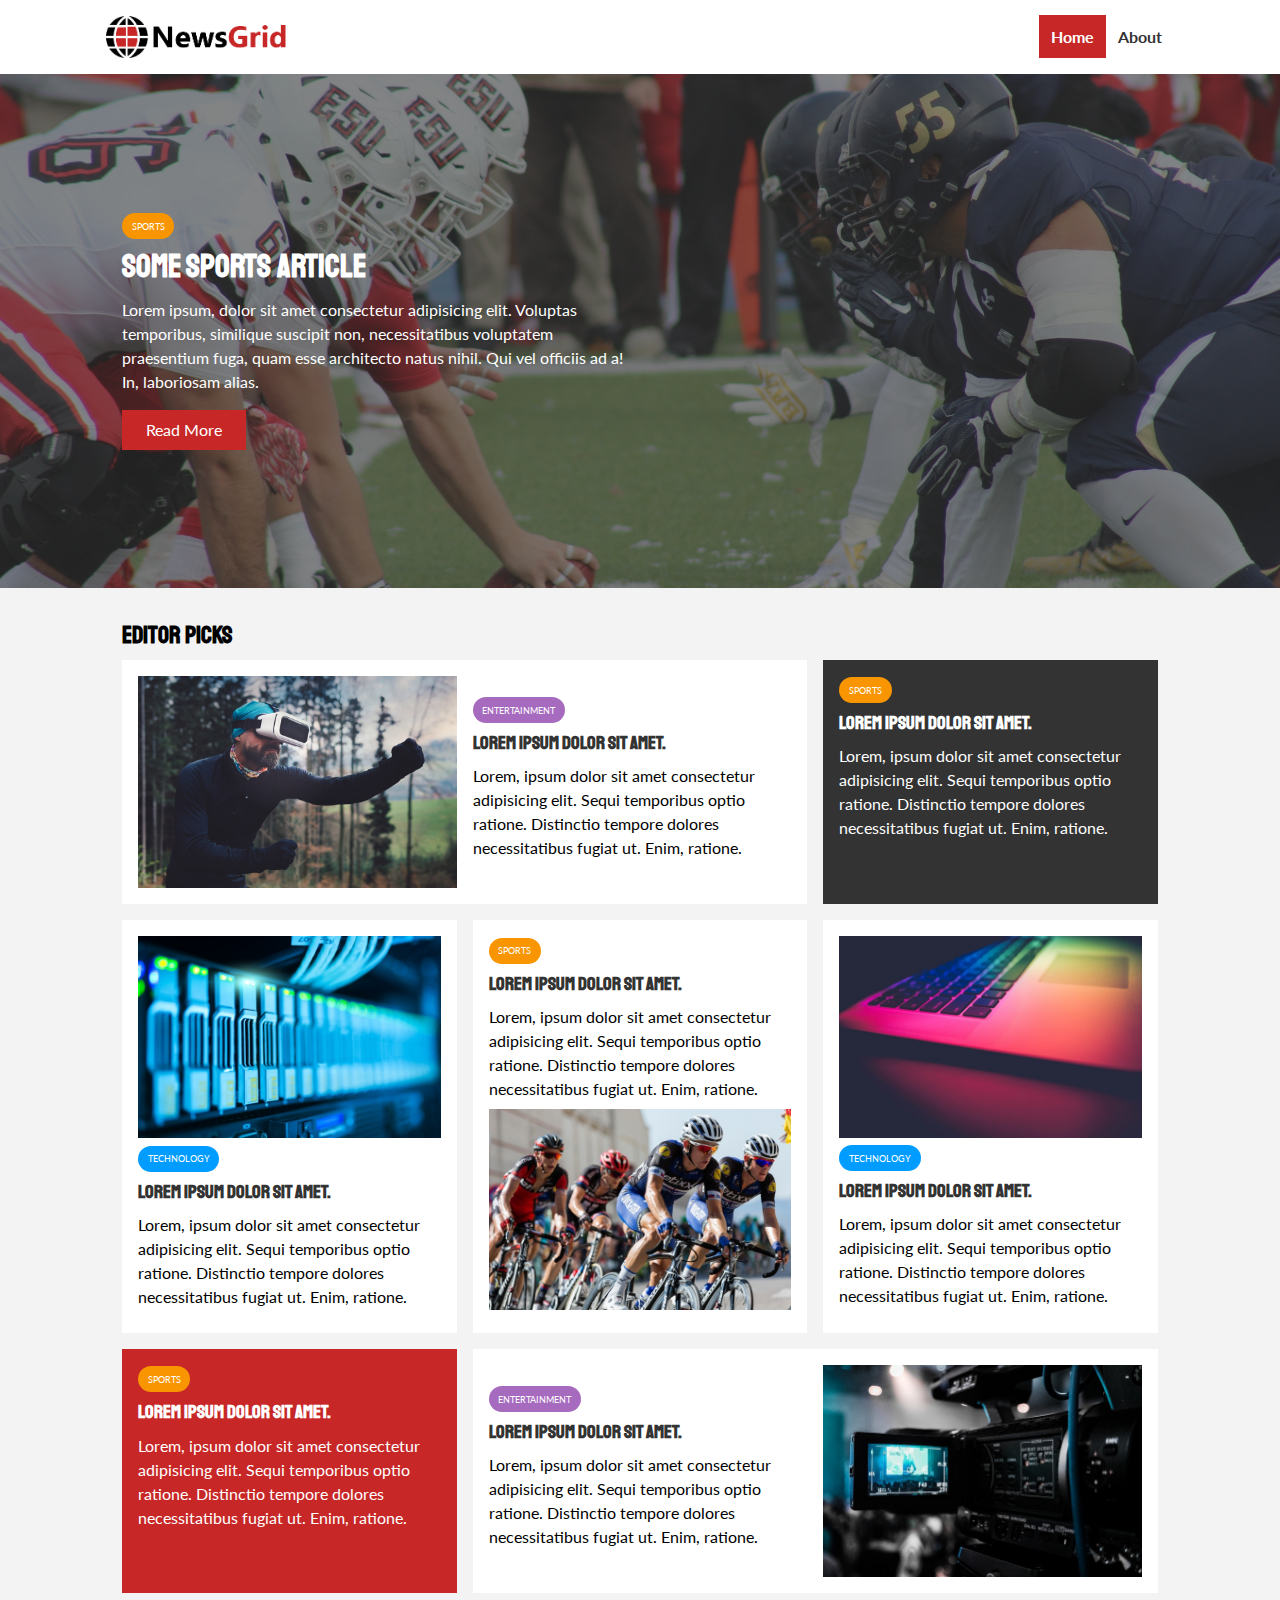
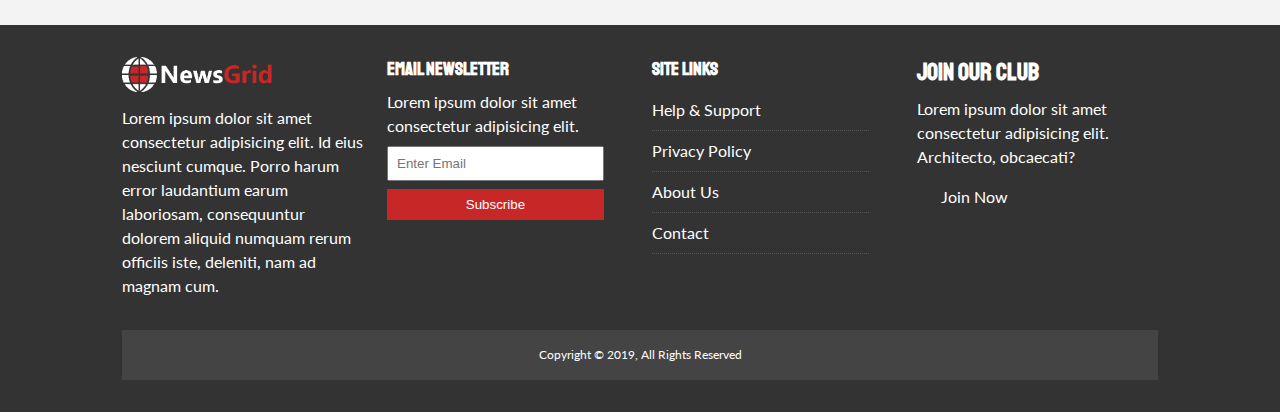
<file: index.html>
<!DOCTYPE html>
<html lang="en">
<head>
  <meta charset="UTF-8">
  <meta name="viewport" content="width=device-width, initial-scale=1.0">
  <link rel="stylesheet" href="https://use.fontawesome.com/releases/v5.6.1/css/all.css" integrity="sha384-gfdkjb5BdAXd+lj+gudLWI+BXq4IuLW5IT+brZEZsLFm++aCMlF1V92rMkPaX4PP" crossorigin="anonymous">
  <link href="https://fonts.googleapis.com/css2?family=Lato&family=Staatliches&display=swap" rel="stylesheet"> 
  <link rel="stylesheet" href="./css/style.css">
  <link rel="stylesheet" media="screen and (max-width: 768px)" href="./css/mobile.css">
  <link rel="shortcut icon" type="image/x-icon" href="favicon.ico">
  <title>NewsGrid | Latest News</title>
</head>
<body>
  <nav id="main-nav">
    <div class="container">
      <img src="img/logo.png" alt="NewsGrid" class="logo">
      <div class="social">
        <a href="http://facebook.com" target="_blank"><i class="fab fa-facebook fa-2x"></i></a>
        <a href="http://twitter.com" target="_blank"><i class="fab fa-twitter fa-2x"></i></a>
        <a href="http://instagram.com" target="_blank"><i class="fab fa-instagram fa-2x"></i></a>
        <a href="http://youtube.com" target="_blank"><i class="fab fa-youtube fa-2x"></i></a>
      </div>
      <ul>
        <li><a class="current" href="index.html">Home</a></li>
        <li><a href="about.html">About</a></li>
      </ul>
    </div>
  </nav>

  <!-- Showcase -->
  <header id="showcase">
    <div class="container">
      <div class="showcase-container">
        <div class="showcase-content">
          <div class="category category-sports">Sports</div>
          <h1>Some Sports Article</h1>
          <p>Lorem ipsum, dolor sit amet consectetur adipisicing elit. Voluptas temporibus, similique suscipit non, necessitatibus voluptatem praesentium fuga, quam esse architecto natus nihil. Qui vel officiis ad a! In, laboriosam alias.</p>
          <a href="article.html" class="btn btn-primary">Read More</a>
        </div>
      </div>
    </div>
  </header>
  
  <!-- Home Articles -->
  <section id="home-articles" class="py-2">
    <div class="container">
      <h2>Editor Picks</h2>
      <div class="articles-container">
        <article class="card">
          <img src="img/articles/ent1.jpg" alt="">
          <div>
            <div class="category category-ent">Entertainment</div>
            <h3>
              <a href="article.html">Lorem ipsum dolor sit amet.</a>
            </h3>
            <p>Lorem, ipsum dolor sit amet consectetur adipisicing elit. Sequi temporibus optio ratione. Distinctio tempore dolores necessitatibus fugiat ut. Enim, ratione.</p>
          </div>
        </article>
        <article class="card bg-dark">
            <div class="category category-sports">Sports</div>
            <h3>
              <a href="article.html">Lorem ipsum dolor sit amet.</a>
            </h3>
            <p>Lorem, ipsum dolor sit amet consectetur adipisicing elit. Sequi temporibus optio ratione. Distinctio tempore dolores necessitatibus fugiat ut. Enim, ratione.</p>
        </article>
        <article class="card">
          <img src="img/articles/tech1.jpg" alt="">
          <div class="category category-tech">Technology</div>
          <h3>
            <a href="article.html">Lorem ipsum dolor sit amet.</a>
          </h3>
          <p>Lorem, ipsum dolor sit amet consectetur adipisicing elit. Sequi temporibus optio ratione. Distinctio tempore dolores necessitatibus fugiat ut. Enim, ratione.</p>
        </article>
        <article class="card">
          <div class="category category-sports">Sports</div>
          <h3>
            <a href="article.html">Lorem ipsum dolor sit amet.</a>
          </h3>
          <p>Lorem, ipsum dolor sit amet consectetur adipisicing elit. Sequi temporibus optio ratione. Distinctio tempore dolores necessitatibus fugiat ut. Enim, ratione.</p>
          <img src="img/articles/sports1.jpg" alt="">
        </article>
        <article class="card">
          <img src="img/articles/tech2.jpg" alt="">
          <div class="category category-tech">Technology</div>
          <h3>
            <a href="article.html">Lorem ipsum dolor sit amet.</a>
          </h3>
          <p>Lorem, ipsum dolor sit amet consectetur adipisicing elit. Sequi temporibus optio ratione. Distinctio tempore dolores necessitatibus fugiat ut. Enim, ratione.</p>
        </article>
        <article class="card bg-primary">
          <div class="category category-sports">Sports</div>
          <h3>
            <a href="article.html">Lorem ipsum dolor sit amet.</a>
          </h3>
          <p>Lorem, ipsum dolor sit amet consectetur adipisicing elit. Sequi temporibus optio ratione. Distinctio tempore dolores necessitatibus fugiat ut. Enim, ratione.</p>
       </article>
       <article class="card">
        <div>
          <div class="category category-ent">Entertainment</div>
          <h3>
            <a href="article.html">Lorem ipsum dolor sit amet.</a>
          </h3>
          <p>Lorem, ipsum dolor sit amet consectetur adipisicing elit. Sequi temporibus optio ratione. Distinctio tempore dolores necessitatibus fugiat ut. Enim, ratione.</p>
        </div>
        <img src="img/articles/ent2.jpg" alt="">
      </article>
      </div>
    </div>
  </section>

  <!-- Footer -->
  <footer id="main-footer" class="py-2">
    <div class="container footer-container">
      <div>
        <img src="/img/logo_light.png" alt="NewsGrid">
        <p>Lorem ipsum dolor sit amet consectetur adipisicing elit. Id eius nesciunt cumque. Porro harum error laudantium earum laboriosam, consequuntur dolorem aliquid numquam rerum officiis iste, deleniti, nam ad magnam cum.</p>
      </div>
      <div>
        <h3>Email Newsletter</h3>
        <p>Lorem ipsum dolor sit amet consectetur adipisicing elit.</p>
        <form>
          <input type="email" placeholder="Enter Email">
          <input type="submit" value="Subscribe" class="btn btn-primary">
        </form>
      </div>
      <div>
        <h3>Site Links</h3>
        <ul class="list">
          <li><a href="#">Help & Support</a></li>
          <li><a href="#">Privacy Policy</a></li>
          <li><a href="#">About Us</a></li>
          <li><a href="#">Contact</a></li>
        </ul>
      </div>
      <div>
        <h2>Join Our Club</h2>
        <p>Lorem ipsum dolor sit amet consectetur adipisicing elit. Architecto, obcaecati?</p>
        <a href="#" class="btn btn-secondary">Join Now</a>
      </div>
      <div>
        <p>Copyright &copy; 2019, All Rights Reserved</p>
      </div>
    </div>
  </footer>
</body>
</html>
</file>
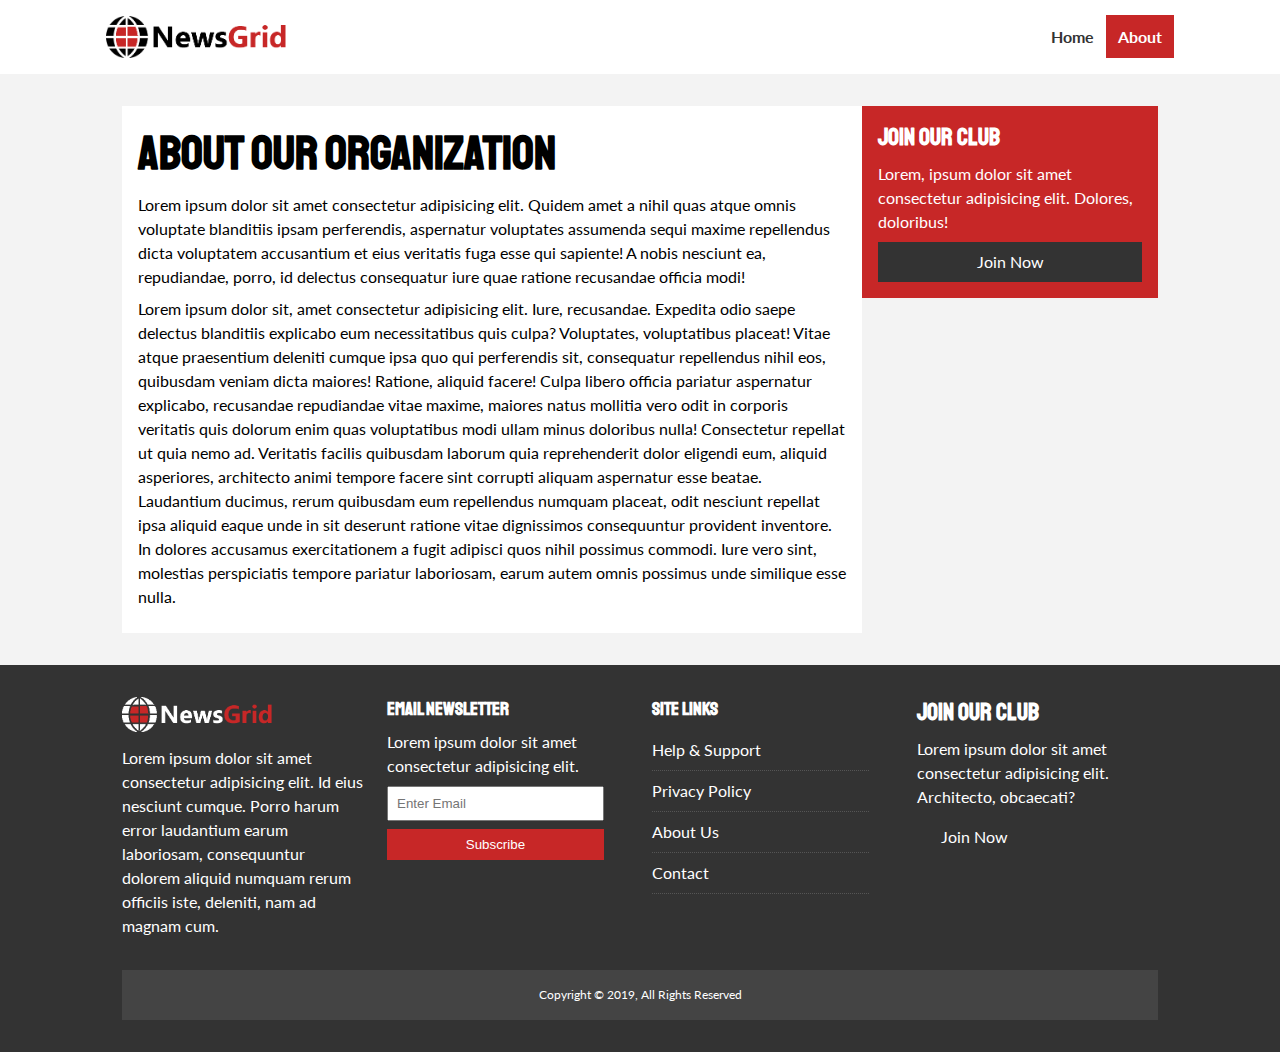
<file: about.html>
<!DOCTYPE html>
<html lang="en">
<head>
  <meta charset="UTF-8">
  <meta name="viewport" content="width=device-width, initial-scale=1.0">
  <link rel="stylesheet" href="https://use.fontawesome.com/releases/v5.6.1/css/all.css" integrity="sha384-gfdkjb5BdAXd+lj+gudLWI+BXq4IuLW5IT+brZEZsLFm++aCMlF1V92rMkPaX4PP" crossorigin="anonymous">
  <link href="https://fonts.googleapis.com/css2?family=Lato&family=Staatliches&display=swap" rel="stylesheet"> 
  <link rel="stylesheet" href="./css/style.css">
  <link rel="stylesheet" media="screen and (max-width: 768px)" href="./css/mobile.css">
  <link rel="shortcut icon" type="image/x-icon" href="favicon.ico">
  <title>NewsGrid | About</title>
</head>
<body>
  <nav id="main-nav">
    <div class="container">
      <img src="img/logo.png" alt="NewsGrid" class="logo">
      <div class="social">
        <a href="http://facebook.com" target="_blank"><i class="fab fa-facebook fa-2x"></i></a>
        <a href="http://twitter.com" target="_blank"><i class="fab fa-twitter fa-2x"></i></a>
        <a href="http://instagram.com" target="_blank"><i class="fab fa-instagram fa-2x"></i></a>
        <a href="http://youtube.com" target="_blank"><i class="fab fa-youtube fa-2x"></i></a>
      </div>
      <ul>
        <li><a href="index.html">Home</a></li>
        <li><a class="current" href="about.html">About</a></li>
      </ul>
    </div>
  </nav>

  <section id="about">
    <div class="container">
      <div class="page-container">
        <article class="card">
          <h1 class="l-heading">About Our Organization</h1>
          <p>Lorem ipsum dolor sit amet consectetur adipisicing elit. Quidem amet a nihil quas atque omnis voluptate blanditiis ipsam perferendis, aspernatur voluptates assumenda sequi maxime repellendus dicta voluptatem accusantium et eius veritatis fuga esse qui sapiente! A nobis nesciunt ea, repudiandae, porro, id delectus consequatur iure quae ratione recusandae officia modi!</p>
          <p>Lorem ipsum dolor sit, amet consectetur adipisicing elit. Iure, recusandae. Expedita odio saepe delectus blanditiis explicabo eum necessitatibus quis culpa? Voluptates, voluptatibus placeat! Vitae atque praesentium deleniti cumque ipsa quo qui perferendis sit, consequatur repellendus nihil eos, quibusdam veniam dicta maiores! Ratione, aliquid facere! Culpa libero officia pariatur aspernatur explicabo, recusandae repudiandae vitae maxime, maiores natus mollitia vero odit in corporis veritatis quis dolorum enim quas voluptatibus modi ullam minus doloribus nulla! Consectetur repellat ut quia nemo ad. Veritatis facilis quibusdam laborum quia reprehenderit dolor eligendi eum, aliquid asperiores, architecto animi tempore facere sint corrupti aliquam aspernatur esse beatae. Laudantium ducimus, rerum quibusdam eum repellendus numquam placeat, odit nesciunt repellat ipsa aliquid eaque unde in sit deserunt ratione vitae dignissimos consequuntur provident inventore. In dolores accusamus exercitationem a fugit adipisci quos nihil possimus commodi. Iure vero sint, molestias perspiciatis tempore pariatur laboriosam, earum autem omnis possimus unde similique esse nulla.</p>
        </article>
        <aside class="card bg-primary">
          <h2>Join Our Club</h2>
          <p>Lorem, ipsum dolor sit amet consectetur adipisicing elit. Dolores, doloribus!</p>
          <a href="#" class="btn btn-dark btn-block">Join Now</a>
        </aside>
      </div>

    </div>
  </section>

  <!-- Footer -->
  <footer id="main-footer" class="py-2">
    <div class="container footer-container">
      <div>
        <img src="/img/logo_light.png" alt="NewsGrid">
        <p>Lorem ipsum dolor sit amet consectetur adipisicing elit. Id eius nesciunt cumque. Porro harum error laudantium earum laboriosam, consequuntur dolorem aliquid numquam rerum officiis iste, deleniti, nam ad magnam cum.</p>
      </div>
      <div>
        <h3>Email Newsletter</h3>
        <p>Lorem ipsum dolor sit amet consectetur adipisicing elit.</p>
        <form>
          <input type="email" placeholder="Enter Email">
          <input type="submit" value="Subscribe" class="btn btn-primary">
        </form>
      </div>
      <div>
        <h3>Site Links</h3>
        <ul class="list">
          <li><a href="#">Help & Support</a></li>
          <li><a href="#">Privacy Policy</a></li>
          <li><a href="#">About Us</a></li>
          <li><a href="#">Contact</a></li>
        </ul>
      </div>
      <div>
        <h2>Join Our Club</h2>
        <p>Lorem ipsum dolor sit amet consectetur adipisicing elit. Architecto, obcaecati?</p>
        <a href="#" class="btn btn-secondary">Join Now</a>
      </div>
      <div>
        <p>Copyright &copy; 2019, All Rights Reserved</p>
      </div>
    </div>
  </footer>
</body>
</html>
</file>
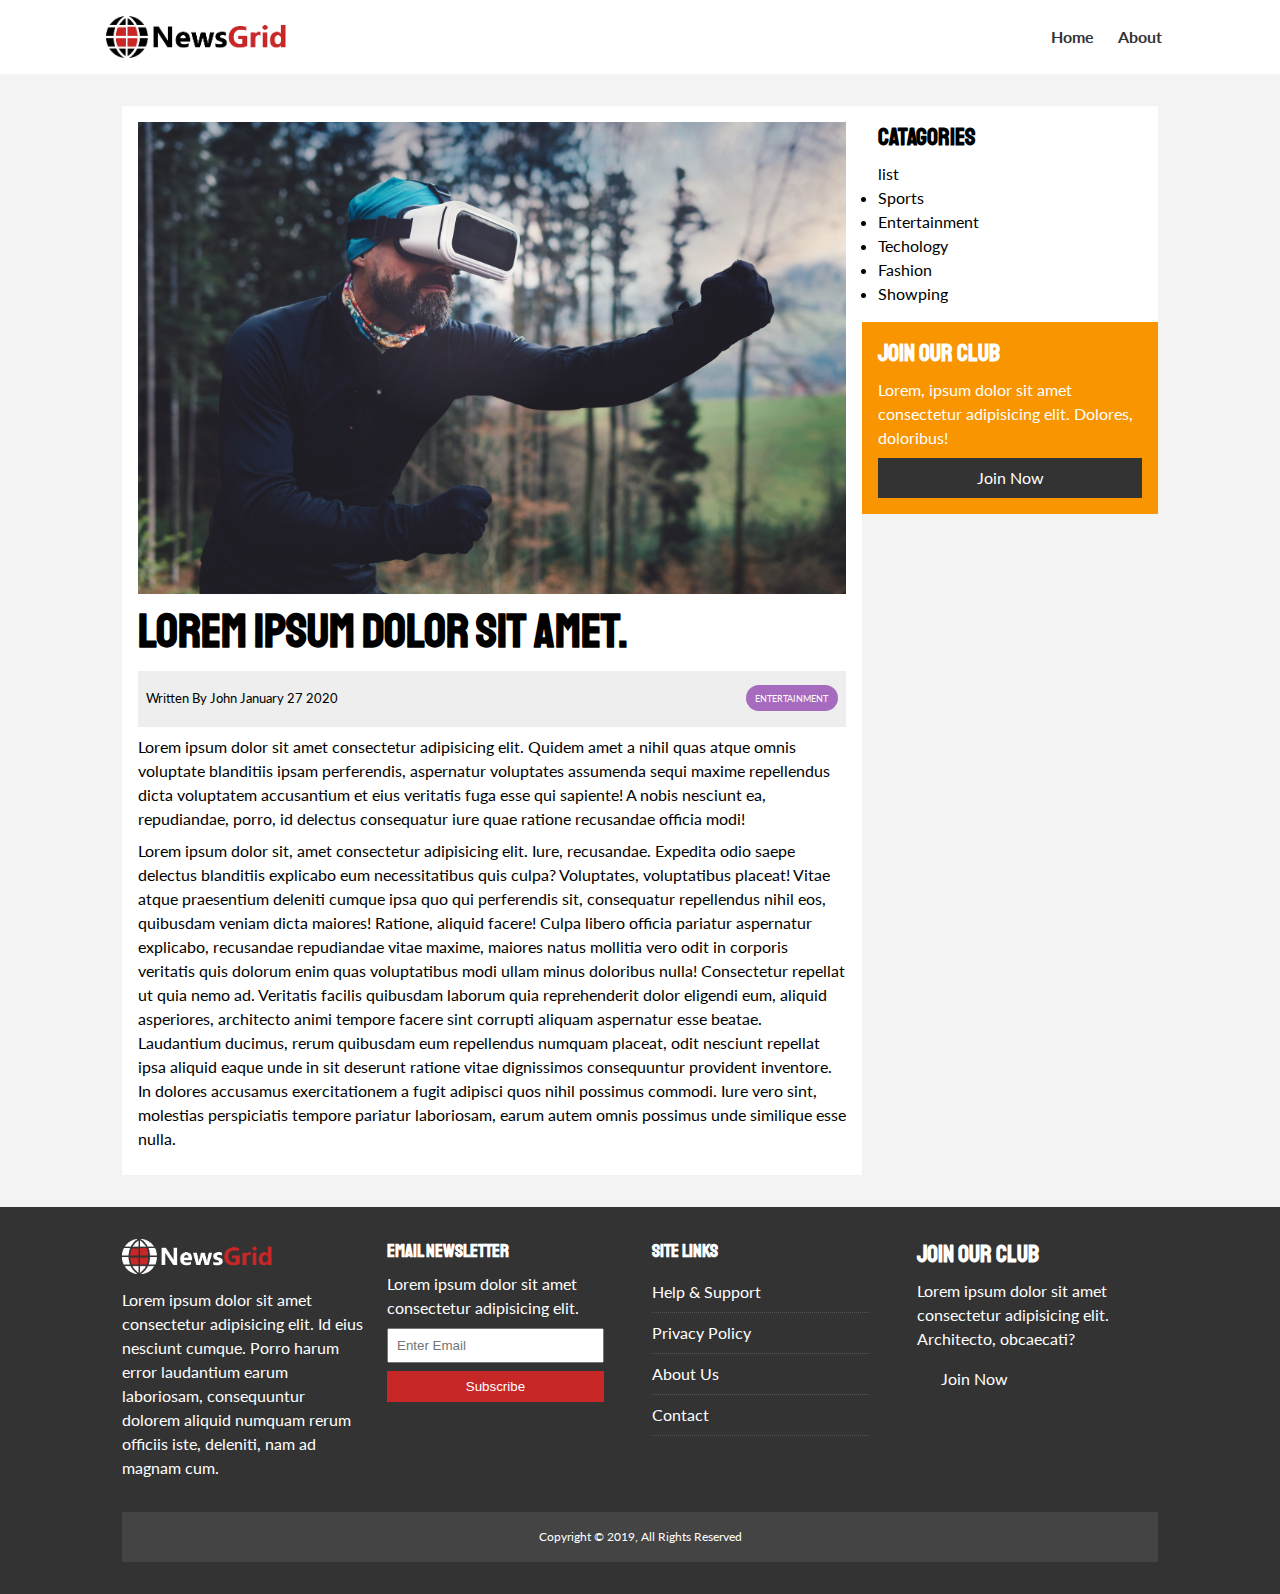
<file: article.html>
<!DOCTYPE html>
<html lang="en">
<head>
  <meta charset="UTF-8">
  <meta name="viewport" content="width=device-width, initial-scale=1.0">
  <link rel="stylesheet" href="https://use.fontawesome.com/releases/v5.6.1/css/all.css" integrity="sha384-gfdkjb5BdAXd+lj+gudLWI+BXq4IuLW5IT+brZEZsLFm++aCMlF1V92rMkPaX4PP" crossorigin="anonymous">
  <link href="https://fonts.googleapis.com/css2?family=Lato&family=Staatliches&display=swap" rel="stylesheet"> 
  <link rel="stylesheet" href="./css/style.css">
  <link rel="stylesheet" media="screen and (max-width: 768px)" href="./css/mobile.css">
  <link rel="shortcut icon" type="image/x-icon" href="favicon.ico">
  <title>NewsGrid | Latest News</title>
</head>
<body>
  <nav id="main-nav">
    <div class="container">
      <img src="img/logo.png" alt="NewsGrid" class="logo">
      <div class="social">
        <a href="http://facebook.com" target="_blank"><i class="fab fa-facebook fa-2x"></i></a>
        <a href="http://twitter.com" target="_blank"><i class="fab fa-twitter fa-2x"></i></a>
        <a href="http://instagram.com" target="_blank"><i class="fab fa-instagram fa-2x"></i></a>
        <a href="http://youtube.com" target="_blank"><i class="fab fa-youtube fa-2x"></i></a>
      </div>
      <ul>
        <li><a href="index.html">Home</a></li>
        <li><a href="about.html">About</a></li>
      </ul>
    </div>
  </nav>

  <section id="article">
    <div class="container">
      <div class="page-container">
        <article class="card">
          <img src="img/articles/ent1.jpg" alt="">
          <h1 class="l-heading">Lorem ipsum dolor sit amet.</h1>
          <div class="meta">
            <small>
              <i class="fas fa-user"></i> Written By John January 27 2020
            </small>
            <div class="category category-ent">Entertainment</div>
          </div>
          <p>Lorem ipsum dolor sit amet consectetur adipisicing elit. Quidem amet a nihil quas atque omnis voluptate blanditiis ipsam perferendis, aspernatur voluptates assumenda sequi maxime repellendus dicta voluptatem accusantium et eius veritatis fuga esse qui sapiente! A nobis nesciunt ea, repudiandae, porro, id delectus consequatur iure quae ratione recusandae officia modi!</p>
          <p>Lorem ipsum dolor sit, amet consectetur adipisicing elit. Iure, recusandae. Expedita odio saepe delectus blanditiis explicabo eum necessitatibus quis culpa? Voluptates, voluptatibus placeat! Vitae atque praesentium deleniti cumque ipsa quo qui perferendis sit, consequatur repellendus nihil eos, quibusdam veniam dicta maiores! Ratione, aliquid facere! Culpa libero officia pariatur aspernatur explicabo, recusandae repudiandae vitae maxime, maiores natus mollitia vero odit in corporis veritatis quis dolorum enim quas voluptatibus modi ullam minus doloribus nulla! Consectetur repellat ut quia nemo ad. Veritatis facilis quibusdam laborum quia reprehenderit dolor eligendi eum, aliquid asperiores, architecto animi tempore facere sint corrupti aliquam aspernatur esse beatae. Laudantium ducimus, rerum quibusdam eum repellendus numquam placeat, odit nesciunt repellat ipsa aliquid eaque unde in sit deserunt ratione vitae dignissimos consequuntur provident inventore. In dolores accusamus exercitationem a fugit adipisci quos nihil possimus commodi. Iure vero sint, molestias perspiciatis tempore pariatur laboriosam, earum autem omnis possimus unde similique esse nulla.</p>
        </article>

        <aside id="categories" class="card">
          <h2>Catagories</h2>
          <ul>list</ul>
          <li><a href="#"><i class="fas-fa-chevron-right"></i></a>Sports</li>
          <li><a href="#"><i class="fas-fa-chevron-right"></i></a>Entertainment</li>
          <li><a href="#"><i class="fas-fa-chevron-right"></i></a>Techology</li>
          <li><a href="#"><i class="fas-fa-chevron-right"></i></a>Fashion</li>
          <li><a href="#"><i class="fas-fa-chevron-right"></i></a>Showping</li>
        </aside>
        <aside class="card bg-secondary">
          <h2>Join Our Club</h2>
          <p>Lorem, ipsum dolor sit amet consectetur adipisicing elit. Dolores, doloribus!</p>
          <a href="#" class="btn btn-dark btn-block">Join Now</a>
        </aside>
      </div>

    </div>
  </section>

  <!-- Footer -->
  <footer id="main-footer" class="py-2">
    <div class="container footer-container">
      <div>
        <img src="/img/logo_light.png" alt="NewsGrid">
        <p>Lorem ipsum dolor sit amet consectetur adipisicing elit. Id eius nesciunt cumque. Porro harum error laudantium earum laboriosam, consequuntur dolorem aliquid numquam rerum officiis iste, deleniti, nam ad magnam cum.</p>
      </div>
      <div>
        <h3>Email Newsletter</h3>
        <p>Lorem ipsum dolor sit amet consectetur adipisicing elit.</p>
        <form>
          <input type="email" placeholder="Enter Email">
          <input type="submit" value="Subscribe" class="btn btn-primary">
        </form>
      </div>
      <div>
        <h3>Site Links</h3>
        <ul class="list">
          <li><a href="#">Help & Support</a></li>
          <li><a href="#">Privacy Policy</a></li>
          <li><a href="#">About Us</a></li>
          <li><a href="#">Contact</a></li>
        </ul>
      </div>
      <div>
        <h2>Join Our Club</h2>
        <p>Lorem ipsum dolor sit amet consectetur adipisicing elit. Architecto, obcaecati?</p>
        <a href="#" class="btn btn-secondary">Join Now</a>
      </div>
      <div>
        <p>Copyright &copy; 2019, All Rights Reserved</p>
      </div>
    </div>
  </footer>
</body>
</html>
</file>
<file: css/style.css>
:root {
  --primary-color: #c72727;
  --secondary-color: #f99500;
  --light-color: #f3f3f3;
  --dark-color: #333;
  --max-width: 1100px;
}

.category {
  --sports-color: #f99500;
  --ent-color: #a66bbe;
  --tech-color: #009cff;
}

* {
  padding: 0;
  margin: 0;
  box-sizing: border-box;   
}

body {
  font-family: 'Lato', sans-serif;
  line-height: 1.5;
  background: var(--light-color);
}

a {
  color: #333;
  text-decoration: none;
}

ul {
  list-style: none;
}

p {
  margin: .5rem 0;
}

img {
  width: 100%;
}

h1, h2, h3, h4, h5, h6 {
  font-family: 'Staatliches', cursive;
  margin-bottom: .55rem;
  line-height: 1.3;
}

/* Utility */
.container {
  max-width: var(--max-width);
  margin: auto;
  padding: 0 2rem;
  overflow: hidden;
}

.category {
  display: inline-block;
  color: #fff;
  font-size: 0.55rem;
  text-transform: uppercase;
  padding: 0.4rem 0.6rem;
  border-radius: 15px;
  margin-bottom: 0.5rem;
}

.category-sports {
  background: var(--sports-color);
}
.category-ent {
  background: var(--ent-color);
}
.category-tech {
  background: var(--tech-color);
}

.btn {
  display: inline-block;
  border: none;
  background: var(--dark-color);
  color: #fff;
  padding: 0.5rem 1.5rem;
}

.btn-light  {
  background: var(--light-color);
}
.btn-primary  {
  background: var(--primary-color);
}
.btn-secondary  {
  background: var(--lsecondary-color);
}

.btn-block {
  display: block;
  width: 100%;
  text-align: center;
}

.btn:hover {
  opacity: 0.9;
}

.card {
  background: #fff;
  padding: 1rem;
}

.bg-dark {
  background: var(--dark-color);
  color: #fff;
}
.bg-primary {
  background: var(--primary-color);
  color: #fff;
}
.bg-secondary {
  background: var(--secondary-color);
  color: #fff;
}

.bg-dark h1,
.bg-dark h2,
.bg-dark h3,
.bg-dark a,
.bg-primary h1,
.bg-primary h2,
.bg-primary h3,
.bg-primary a,
.bg-secondary h1,
.bg-secondary h2,
.bg-secondary h3,
.bg-secondary a {
  color: #fff;
}

.py-1 { padding: 1.5rem 0;}
.py-2 { padding: 2rem 0;}
.py-3 { padding: 3rem 0;}
.p-1 { padding: 1.5rem 0;}
.p-2 { padding: 2rem 0;}
.p-3 { padding: 3rem 0;}

.l-heading {
  font-size: 3rem;
}

.list li {
  padding: 0.5rem 0;
  border-bottom: #555 dotted 1px;
  width: 90%;
}

.list li a:hover {
  color: var(--primary-color) !important;
}

/* Inner page grid container */
.page-container {
  display: grid;
  grid-template-columns: 5fr 2fr;
  margin: 2rem 0;
  grid-gap: 1.5;
}

.page-container > *:first-child {
  grid-row: 1 / span 3;
}

/* Navigation */
#main-nav {
  background: #fff;
  position: sticky;
  top: 0;
  z-index: 2;
}

#main-nav .container {
  display: grid;
  grid-template-columns: 6fr 3fr 2fr;
  padding: 1rem;
  align-items: center;
}

#main-nav .logo {
  width: 180px;
}

#main-nav ul {
  justify-self: end;
  display: flex;
}

#main-nav ul li a {
  padding: 0.75rem;
  font-weight: bold;
}

#main-nav ul li a.current {
  background: var(--primary-color);
  color: #fff;
}

#main-nav ul li a:hover {
  background: var(--light-color);
  color: var(--dark-color);
}

#main-nav .social {
  justify-self: center;
}

#main-nav .social i {
  color:#777;
  margin-right: .5rem;
}

/* Showcase */
#showcase {
  color: #fff;
  background: #333;
  padding: 2rem;
  position: relative;
}

#showcase:before {
  content: "";
  background: url('../img/featured.jpg') no-repeat center center/cover;
  position: absolute;
  top:0;
  left: 0;
  width: 100%;
  height: 100%;
  opacity: 0.4;
}

#showcase .showcase-container {
  display: grid;
  grid-template-columns: repeat(2, 1fr);
  justify-content: center;
  align-items: center;
  height: 50vh;
}

#showcase .showcase-content {
  z-index: 1;
}
#showcase .showcase-content p {
  margin-bottom: 1rem;
}

/* Home Articles */
#home-articles .articles-container {
  display: grid;
  grid-template-columns: repeat(3, 1fr);
  grid-gap: 1rem;
}

#home-articles .articles-container > *:first-child,
#home-articles .articles-container > *:last-child {
  display: grid;
  grid-template-columns: repeat(2, 1fr);
  grid-gap: 1rem;
  align-items: center;
  grid-column: 1 / span 2;
}

#home-articles .articles-container > *:last-child {
  grid-column: 2 / span 2;
}

#article .meta {
  display: flex;
  justify-content: space-between;
  align-items: center;
  background: #eee;
  padding: 0.5rem;
}

#article .meta .category {
  margin-top: 0.4rem;
}

/* Footer */
#main-footer {
  background: var(--dark-color);
  color: #fff;
}

#main-footer img {
  width: 150px;
}

#main-footer a {
  color: #fff;
}

#main-footer .footer-container {
  display: grid;
  grid-template-columns: repeat(4, 1fr);
  grid-gap: 1.5rem;
}

#main-footer .footer-container > *:last-child {
  background: #444;
  grid-column:  1 / span 4;
  padding: .5rem;
  text-align: center;
  font-size: 0.75rem;
}

#main-footer .footer-container input[type='email'] {
  width: 90%;
  padding: 0.5rem;
  margin-bottom: 0.5rem;
}

#main-footer .footer-container input[type="submit"] {
  width: 90%;
}
</file>
<file: css/mobile.css>
/* Navigation */
#main-nav .social {
  display: none;
}

#main-nav .container {
  grid-template-columns: 1fr;
  grid-gap: 1.2rem;
}

#main-nav ul,
#main-nav .logo
 {
  justify-self: center;
}

#main-nav ul li a {
  padding: 0.50rem;
}

#home-articles .articles-container {
  grid-template-columns: repeat(2,1fr);
}

#home-articles .articles-container > *:first-child,
#home-articles .articles-container > *:last-child {
  grid-template-columns: 1fr;
  grid-column: 1;
}

@media(max-width: 600px) {
  /* Stack Grid Items */
  #showcase .showcase-container,
  #home-articles .articles-container,
  #main-footer .footer-container {
    grid-template-columns: 1fr;
  }
  #main-footer .footer-container > *:last-child {
    grid-column: 1;
  }

  #main-footer .footer-container > *:first-child,
  #main-footer .footer-container > *:nth-child(2)  {
    border-bottom: #444 dotted 1px;
    padding-bottom: 1rem;
  }

  .page-container {
    grid-template-columns: 1fr;
    text-align: center;
  }

  .page-container >*:first-child {
    grid-row: 1;
  }
  .l-heading {
    font-size: 2rem;
  }
}
</file>
